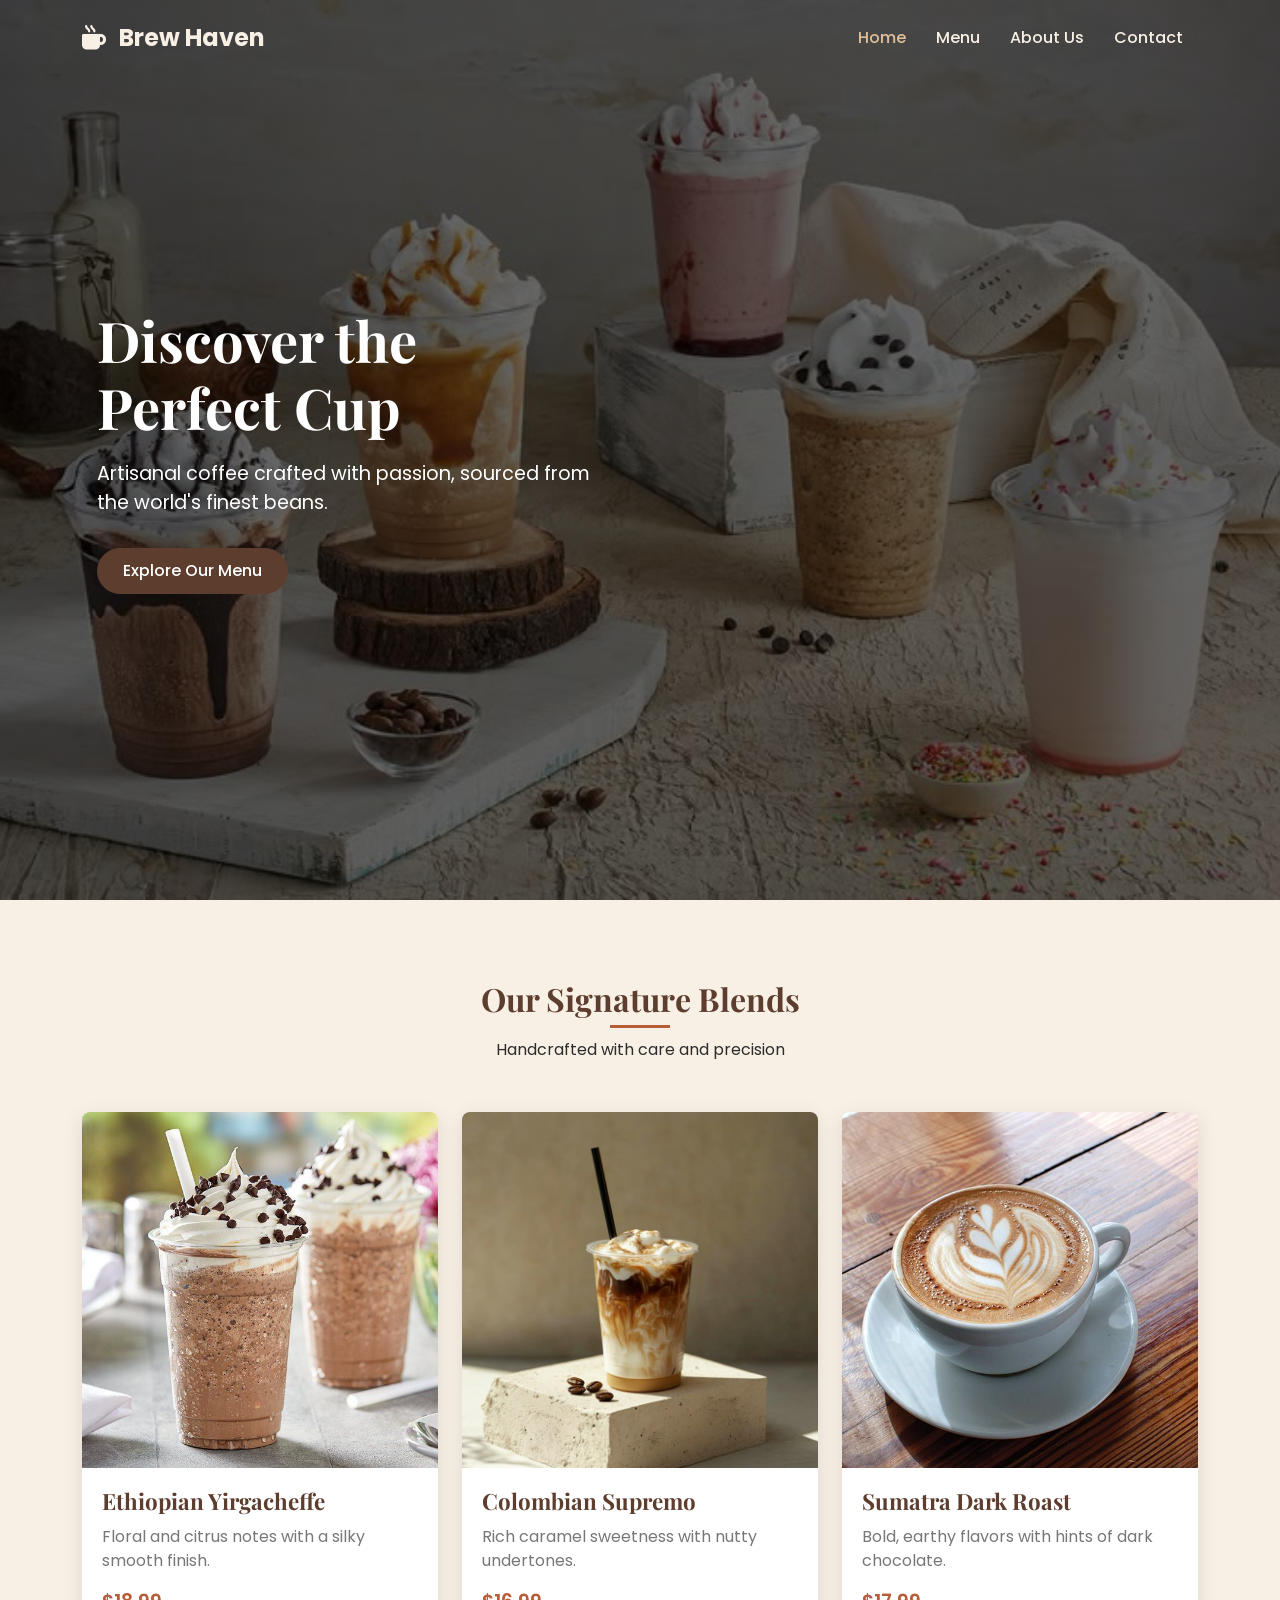
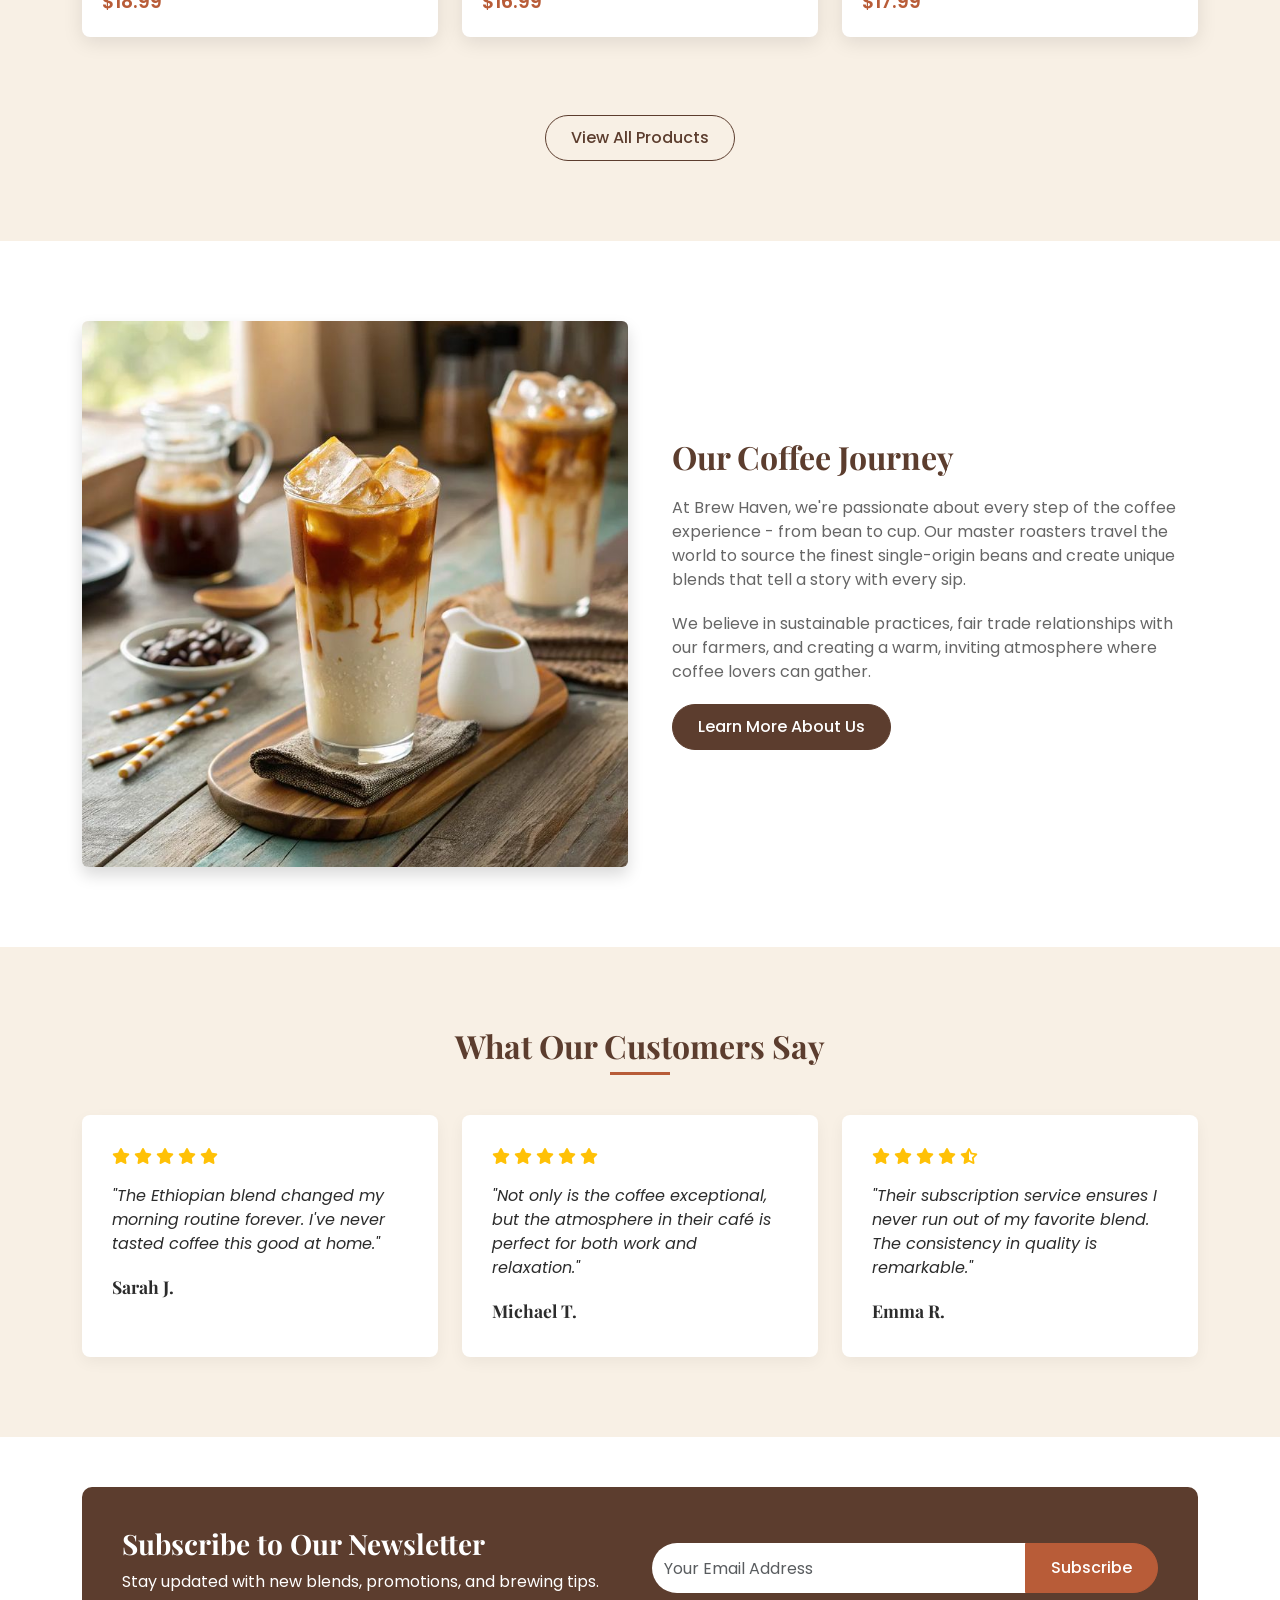
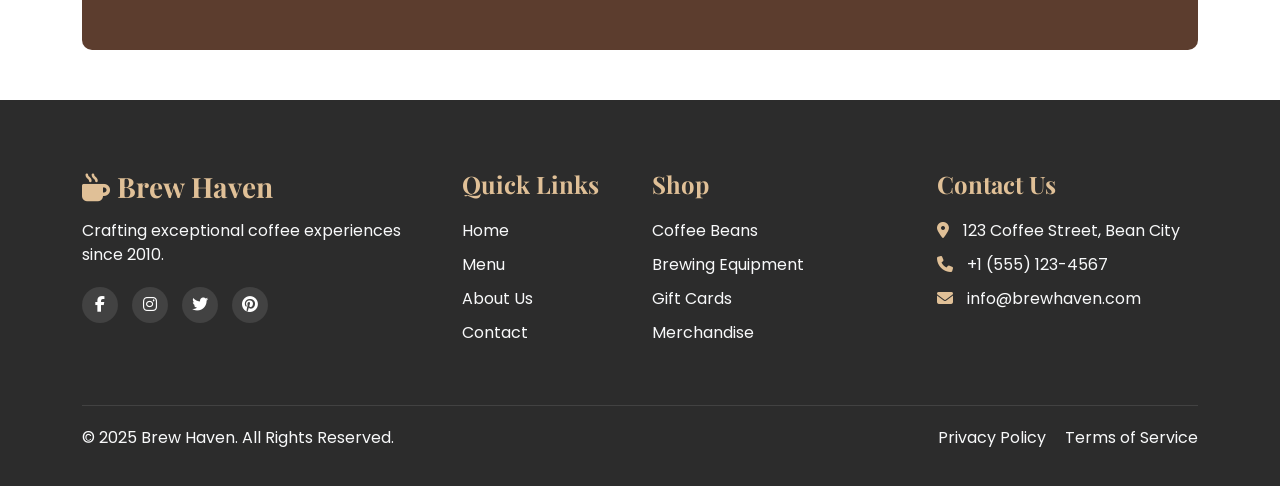
<file: index.html>
<!DOCTYPE html>
<html lang="en">
<head>
    <meta charset="UTF-8">
    <meta name="viewport" content="width=device-width, initial-scale=1.0">
    <title>Brew Haven | Premium Coffee Experience</title>
    <!-- Bootstrap CSS -->
    <link href="https://cdn.jsdelivr.net/npm/bootstrap@5.3.0/dist/css/bootstrap.min.css" rel="stylesheet">
    <!-- Font Awesome -->
    <link rel="stylesheet" href="https://cdnjs.cloudflare.com/ajax/libs/font-awesome/6.4.0/css/all.min.css">
    <!-- Google Fonts -->
    <link href="https://fonts.googleapis.com/css2?family=Poppins:wght@300;400;500;600;700&family=Playfair+Display:wght@400;700&display=swap" rel="stylesheet">
    <!-- Custom CSS -->
    <link rel="stylesheet" href="style.css">
</head>
<body>
    <!-- Navigation -->
    <nav class="navbar navbar-expand-lg navbar-dark fixed-top">
        <div class="container">
            <a class="navbar-brand" href="index.html">
                <i class="fas fa-mug-hot"></i> Brew Haven
            </a>
            
            <button class="navbar-toggler" type="button" data-bs-toggle="collapse" data-bs-target="#navbarNav">
                <span class="navbar-toggler-icon"></span>
            </button>
            <div class="collapse navbar-collapse" id="navbarNav">
                <ul class="navbar-nav ms-auto">
                    <li class="nav-item">
                        <a class="nav-link active" href="index.html">Home</a>
                    </li>
                    <li class="nav-item">
                        <a class="nav-link" href="menu.html">Menu</a>
                    </li>
                    <li class="nav-item">
                        <a class="nav-link" href="about.html">About Us</a>
                    </li>
                    <li class="nav-item">
                        <a class="nav-link" href="contact.html">Contact</a>
                    </li>
                </ul>
            </div>
        </div>
    </nav>

    <!-- Hero Section -->
    <header class="hero">
        <div class="container h-100">
            <div class="row h-100 align-items-center">
                <div class="col-md-6">
                    <div class="hero-text">
                        <h1>Discover the Perfect Cup</h1>
                        <p>Artisanal coffee crafted with passion, sourced from the world's finest beans.</p>
                        <a href="menu.html" class="btn btn-primary">Explore Our Menu</a>
                    </div>
                </div>
            </div>
        </div>
    </header>

    <!-- Featured Products -->
    <section class="featured">
        <div class="container">
            <div class="section-header text-center">
                <h2>Our Signature Blends</h2>
                <p>Handcrafted with care and precision</p>
            </div>
            <div class="row">
                <div class="col-md-4">
                    <div class="featured-item">
                        <div class="featured-img">
                            <img src="coffee 5.jpg" alt="Ethiopian Blend" class="img-fluid">
                        </div>
                        <div class="featured-text">
                            <h3>Ethiopian Yirgacheffe</h3>
                            <p>Floral and citrus notes with a silky smooth finish.</p>
                            <span class="price">$18.99</span>
                        </div>
                    </div>
                </div>

                <div class="col-md-4">
                    <div class="featured-item">
                        <div class="featured-img">
                            <img src="coffee 2.jpg"Colombian Supremo" class="img-fluid">
                        </div>
                        <div class="featured-text">
                            <h3>Colombian Supremo</h3>
                            <p>Rich caramel sweetness with nutty undertones.</p>
                            <span class="price">$16.99</span>
                        </div>
                    </div>
                </div>

                <div class="col-md-4">
                    <div class="featured-item">
                        <div class="featured-img">
                            <img src="coffee 9.jpg" alt="Sumatra Dark Roast" class="img-fluid">
                        </div>
                        <div class="featured-text">
                            <h3>Sumatra Dark Roast</h3>
                            <p>Bold, earthy flavors with hints of dark chocolate.</p>
                            <span class="price">$17.99</span>
                        </div>
                    </div>
                </div>
            </div>
            <div class="text-center mt-5">
                <a href="shop.html" class="btn btn-outline-primary">View All Products</a>
            </div>
        </div>
    </section>

    <!-- About Preview -->
    <section class="about-preview">
        <div class="container">
            <div class="row align-items-center">
                <div class="col-md-6">
                    <img src="hero.jpg" alt="Our Coffee Shop" class="img-fluid rounded shadow">
                </div>
                <div class="col-md-6">
                    <div class="about-text">
                        <h2>Our Coffee Journey</h2>
                        <p>At Brew Haven, we're passionate about every step of the coffee experience - from bean to cup. Our master roasters travel the world to source the finest single-origin beans and create unique blends that tell a story with every sip.</p>
                        <p>We believe in sustainable practices, fair trade relationships with our farmers, and creating a warm, inviting atmosphere where coffee lovers can gather.</p>
                        <a href="about.html" class="btn btn-primary">Learn More About Us</a>
                    </div>
                </div>
            </div>
        </div>
    </section>

    <!-- Testimonials -->
    <section class="testimonials">
        <div class="container">
            <div class="section-header text-center">
                <h2>What Our Customers Say</h2>
            </div>
            <div class="row testimonial-slider">
                <div class="col-md-4">
                    <div class="testimonial-item">
                        <div class="rating">
                            <i class="fas fa-star"></i>
                            <i class="fas fa-star"></i>
                            <i class="fas fa-star"></i>
                            <i class="fas fa-star"></i>
                            <i class="fas fa-star"></i>
                        </div>
                        <p>"The Ethiopian blend changed my morning routine forever. I've never tasted coffee this good at home."</p>
                        <div class="customer">
                            <h4>Sarah J.</h4>
                        </div>
                    </div>
                </div>
                <div class="col-md-4">
                    <div class="testimonial-item">
                        <div class="rating">
                            <i class="fas fa-star"></i>
                            <i class="fas fa-star"></i>
                            <i class="fas fa-star"></i>
                            <i class="fas fa-star"></i>
                            <i class="fas fa-star"></i>
                        </div>
                        <p>"Not only is the coffee exceptional, but the atmosphere in their café is perfect for both work and relaxation."</p>
                        <div class="customer">
                            <h4>Michael T.</h4>
                        </div>
                    </div>
                </div>
                <div class="col-md-4">
                    <div class="testimonial-item">
                        <div class="rating">
                            <i class="fas fa-star"></i>
                            <i class="fas fa-star"></i>
                            <i class="fas fa-star"></i>
                            <i class="fas fa-star"></i>
                            <i class="fas fa-star-half-alt"></i>
                        </div>
                        <p>"Their subscription service ensures I never run out of my favorite blend. The consistency in quality is remarkable."</p>
                        <div class="customer">
                            <h4>Emma R.</h4>
                        </div>
                    </div>
                </div>
            </div>
        </div>
    </section>

    <!-- Newsletter -->
    <section class="newsletter">
        <div class="container">
            <div class="newsletter-inner">
                <div class="row align-items-center">
                    <div class="col-md-6">
                        <h3>Subscribe to Our Newsletter</h3>
                        <p>Stay updated with new blends, promotions, and brewing tips.</p>
                    </div>
                    <div class="col-md-6">
                        <form id="newsletter-form" class="newsletter-form">
                            <div class="input-group">
                                <input type="email" class="form-control" placeholder="Your Email Address" required>
                                <button class="btn btn-primary" type="submit">Subscribe</button>
                            </div>
                        </form>
                    </div>
                </div>
            </div>
        </div>
    </section>

    <!-- Footer -->
    <footer>
        <div class="container">
            <div class="row">
                <div class="col-md-4">
                    <div class="footer-info">
                        <h3><i class="fas fa-mug-hot"></i> Brew Haven</h3>
                        <p>Crafting exceptional coffee experiences since 2010.</p>
                        <div class="social-links">
                            <a href="#"><i class="fab fa-facebook-f"></i></a>
                            <a href="#"><i class="fab fa-instagram"></i></a>
                            <a href="#"><i class="fab fa-twitter"></i></a>
                            <a href="#"><i class="fab fa-pinterest"></i></a>
                        </div>
                    </div>
                </div>
                <div class="col-md-2">
                    <div class="footer-links">
                        <h4>Quick Links</h4>
                        <ul>
                            <li><a href="index.html">Home</a></li>
                            <li><a href="menu.html">Menu</a></li>
                            <li><a href="about.html">About Us</a></li>
                            <li><a href="contact.html">Contact</a></li>
                        </ul>
                    </div>
                </div>
                <div class="col-md-3">
                    <div class="footer-links">
                        <h4>Shop</h4>
                        <ul>
                            <li><a href="shop.html">Coffee Beans</a></li>
                            <li><a href="shop.html">Brewing Equipment</a></li>
                            <li><a href="shop.html">Gift Cards</a></li>
                            <li><a href="shop.html">Merchandise</a></li>
                        </ul>
                    </div>
                </div>
                <div class="col-md-3">
                    <div class="footer-contact">
                        <h4>Contact Us</h4>
                        <p><i class="fas fa-map-marker-alt"></i> 123 Coffee Street, Bean City</p>
                        <p><i class="fas fa-phone"></i> +1 (555) 123-4567</p>
                        <p><i class="fas fa-envelope"></i> info@brewhaven.com</p>
                    </div>
                </div>
            </div>
            <div class="footer-bottom">
                <div class="row">
                    <div class="col-md-6">
                        <p>&copy; 2025 Brew Haven. All Rights Reserved.</p>
                    </div>
                    <div class="col-md-6">
                        <div class="footer-bottom-links text-end">
                            <a href="#">Privacy Policy</a>
                            <a href="#">Terms of Service</a>
                        </div>
                    </div>
                </div>
            </div>
        </div>
    </footer>

    <!-- Bootstrap JS -->
    <script src="https://cdn.jsdelivr.net/npm/bootstrap@5.3.0/dist/js/bootstrap.bundle.min.js"></script>
    <!-- Custom JS -->
    <script src="main.js"></script>
</body>
</html>
</file>
<file: style.css>
/* Global Styles */
:root {
    --primary-color: #5c3d2e;
    --secondary-color: #b85c38;
    --accent-color: #e0c097;
    --light-color: #f8f0e5;
    --dark-color: #2c2c2c;
    --transition: all 0.3s ease;
}

body {
    font-family: 'Poppins', sans-serif;
    color: var(--dark-color);
    background-color: #fff;
    overflow-x: hidden;
}

h1, h2, h3, h4, h5, h6 {
    font-family: 'Playfair Display', serif;
    font-weight: 700;
}

.btn {
    padding: 10px 25px;
    border-radius: 30px;
    font-weight: 500;
    transition: var(--transition);
}

.btn-primary {
    background-color: var(--primary-color);
    border-color: var(--primary-color);
}

.btn-primary:hover {
    background-color: var(--secondary-color);
    border-color: var(--secondary-color);
}

.btn-outline-primary {
    border-color: var(--primary-color);
    color: var(--primary-color);
}

.btn-outline-primary:hover {
    background-color: var(--primary-color);
    color: #fff;
}

section {
    padding: 80px 0;
}

.section-header {
    margin-bottom: 50px;
}

.section-header h2 {
    color: var(--primary-color);
    position: relative;
    margin-bottom: 20px;
}

.section-header h2:after {
    content: '';
    position: absolute;
    bottom: -10px;
    left: 50%;
    transform: translateX(-50%);
    width: 60px;
    height: 3px;
    background-color: var(--secondary-color);
}

/* Navigation */
.navbar {
    background-color: transparent;
    transition: background-color 0.4s ease;
    padding: 15px 0;
}

.navbar.scrolled {
    background-color: rgba(92, 61, 46, 0.95);
    box-shadow: 0 2px 10px rgba(0, 0, 0, 0.1);
    padding: 10px 0;
}

.navbar-dark .navbar-nav .nav-link {
    color: var(--light-color);
    font-weight: 500;
    padding: 0 15px;
    transition: var(--transition);
}

.navbar-dark .navbar-nav .nav-link:hover,
.navbar-dark .navbar-nav .nav-link.active {
    color: var(--accent-color);
}

.navbar-brand {
    font-weight: 700;
    font-size: 24px;
    color: var(--light-color);
}

.navbar-brand i {
    margin-right: 8px;
}

/* Hero Section */
.hero {
    height: 100vh;
    min-height: 600px;
    background: linear-gradient(rgba(0, 0, 0, 0.6), rgba(0, 0, 0, 0.6)), url('coffee\ 4.jpg') center/cover no-repeat;
    color: #fff;
    position: relative;
}

.hero-text {
    padding: 0 15px;
}

.hero h1 {
    font-size: 3.5rem;
    margin-bottom: 20px;
}

.hero p {
    font-size: 1.2rem;
    margin-bottom: 30px;
    max-width: 500px;
}

/* Featured Products */
.featured {
    background-color: var(--light-color);
}

.featured-item {
    background-color: #fff;
    border-radius: 8px;
    overflow: hidden;
    box-shadow: 0 5px 20px rgba(0, 0, 0, 0.1);
    margin-bottom: 30px;
    transition: var(--transition);
}

.featured-item:hover {
    transform: translateY(-10px);
    box-shadow: 0 10px 30px rgba(0, 0, 0, 0.15);
}

.featured-img {
    position: relative;
    overflow: hidden;
}

.featured-img img {
    width: 100%;
    height: auto;
    transition: transform 0.5s ease;
}

.featured-item:hover .featured-img img {
    transform: scale(1.1);
}

.featured-text {
    padding: 20px;
}

.featured-text h3 {
    font-size: 1.4rem;
    margin-bottom: 10px;
    color: var(--primary-color);
}

.featured-text p {
    margin-bottom: 15px;
    color: #777;
}

.featured-text .price {
    font-weight: 600;
    font-size: 1.2rem;
    color: var(--secondary-color);
}

/* About Preview */
.about-preview {
    background-color: #fff;
}

.about-text {
    padding: 0 20px;
}

.about-text h2 {
    color: var(--primary-color);
    margin-bottom: 20px;
}

.about-text p {
    margin-bottom: 20px;
    color: #666;
}

/* Testimonials */
.testimonials {
    background-color: var(--light-color);
}

.testimonial-item {
    background-color: #fff;
    padding: 30px;
    border-radius: 8px;
    box-shadow: 0 5px 15px rgba(0, 0, 0, 0.05);
    height: 100%;
}

.testimonial-item .rating {
    color: #ffc107;
    margin-bottom: 15px;
}

.testimonial-item p {
    font-style: italic;
    margin-bottom: 20px;
}

.customer h4 {
    font-size: 1.1rem;
    margin-bottom: 5px;
}

/* Newsletter */
.newsletter {
    padding: 50px 0;
    background-color: #fff;
}

.newsletter-inner {
    background-color: var(--primary-color);
    padding: 40px;
    border-radius: 10px;
    color: #fff;
}

.newsletter h3 {
    margin-bottom: 10px;
}

.newsletter-form .form-control {
    height: 50px;
    border: none;
    border-radius: 25px 0 0 25px;
}

.newsletter-form .btn {
    border-radius: 0 25px 25px 0;
    background-color: var(--secondary-color);
    border-color: var(--secondary-color);
}

/* Footer */
footer {
    background-color: var(--dark-color);
    color: #f8f9fa;
    padding: 70px 0 20px;
}

.footer-info h3 {
    margin-bottom: 15px;
    color: var(--accent-color);
}

.footer-info p {
    margin-bottom: 20px;
}

.social-links a {
    display: inline-block;
    width: 36px;
    height: 36px;
    background-color: rgba(255, 255, 255, 0.1);
    color: #fff;
    border-radius: 50%;
    text-align: center;
    line-height: 36px;
    margin-right: 10px;
    transition: var(--transition);
}

.social-links a:hover {
    background-color: var(--secondary-color);
}

.footer-links h4, .footer-contact h4 {
    margin-bottom: 20px;
    color: var(--accent-color);
}

.footer-links ul {
    list-style: none;
    padding: 0;
    margin: 0;
}

.footer-links ul li {
    margin-bottom: 10px;
}

.footer-links ul li a {
    color: #f8f9fa;
    text-decoration: none;
    transition: var(--transition);
}

.footer-links ul li a:hover {
    color: var(--accent-color);
    padding-left: 5px;
}

.footer-contact p {
    margin-bottom: 10px;
}

.footer-contact i {
    margin-right: 10px;
    color: var(--accent-color);
}

.footer-bottom {
    border-top: 1px solid rgba(255, 255, 255, 0.1);
    margin-top: 50px;
    padding-top: 20px;
}

.footer-bottom-links a {
    color: #f8f9fa;
    text-decoration: none;
    margin-left: 15px;
    transition: var(--transition);
}

.footer-bottom-links a:hover {
    color: var(--accent-color);
}

/* Media Queries */
@media (max-width: 991px) {
    .hero h1 {
        font-size: 2.8rem;
    }
    
    section {
        padding: 60px 0;
    }
}

@media (max-width: 767px) {
    .hero {
        text-align: center;
    }
    
    .hero-text {
        padding-top: 80px;
    }
    
    .hero h1 {
        font-size: 2.2rem;
    }
    
    .about-text {
        margin-top: 30px;
        text-align: center;
    }
    
    .newsletter-inner {
        text-align: center;
    }
    
    .newsletter-form {
        margin-top: 20px;
    }
    
    .footer-info, .footer-links, .footer-contact {
        margin-bottom: 30px;
        text-align: center;
    }
    
    .footer-bottom {
        text-align: center;
    }
    
    .footer-bottom-links {
        text-align: center !important;
        margin-top: 15px;
    }
}
/* Menu Page Styles */
.page-header {
    background: linear-gradient(rgba(0, 0, 0, 0.7), rgba(0, 0, 0, 0.7)), url('coffee\ 8.jpg') center/cover no-repeat;
    padding: 120px 0 60px;
    color: #fff;
    text-align: center;
}

.page-header h1 {
    font-size: 3rem;
    margin-bottom: 15px;
}

.breadcrumb {
    display: inline-flex;
    background-color: transparent;
    margin-bottom: 0;
}

.breadcrumb-item, .breadcrumb-item a {
    color: #e0c097;
    text-decoration: none;
}

.breadcrumb-item + .breadcrumb-item::before {
    color: #fff;
}

.breadcrumb-item.active {
    color: #fff;
}

/* Menu Navigation */
.menu-nav {
    margin-bottom: 40px;
}

.nav-pills {
    justify-content: center;
}

.nav-pills .nav-link {
    color: #5c3d2e;
    font-weight: 500;
    border-radius: 30px;
    padding: 10px 25px;
    margin: 0 5px;
    transition: all 0.3s ease;
}

.nav-pills .nav-link.active {
    background-color: #5c3d2e;
    color: #fff;
}

.nav-pills .nav-link:hover:not(.active) {
    background-color: rgba(92, 61, 46, 0.1);
}

/* Menu Sections */
.menu-section {
    margin-bottom: 50px;
}

.menu-section h2 {
    color: #5c3d2e;
    position: relative;
    margin-bottom: 15px;
    font-size: 2.2rem;
}

.category-description {
    color: #666;
    max-width: 700px;
    margin: 0 auto 30px;
    text-align: center;
}

.menu-items {
    max-width: 900px;
    margin: 0 auto;
}

.menu-item {
    display: flex;
    justify-content: space-between;
    align-items: flex-start;
    margin-bottom: 30px;
    padding-bottom: 20px;
    border-bottom: 1px dashed #e0c097;
}

.menu-item:last-child {
    border-bottom: none;
}

.menu-item-info {
    flex: 1;
}

.menu-item-info h3 {
    color: #5c3d2e;
    margin-bottom: 8px;
    font-size: 1.4rem;
}

.menu-item-info p {
    color: #666;
    margin-bottom: 0;
}

.menu-item-price {
    min-width: 120px;
    text-align: right;
    color: #b85c38;
    font-weight: 600;
    font-size: 1.1rem;
}

/* Featured Items */
.menu-item.featured {
    background-color: rgba(224, 192, 151, 0.1);
    padding: 20px;
    border-radius: 8px;
    border-left: 3px solid #b85c38;
    border-bottom: none;
}

.menu-item.featured h3::after {
    content: "★ Featured";
    font-size: 0.8rem;
    background-color: #b85c38;
    color: #fff;
    padding: 3px 8px;
    border-radius: 15px;
    margin-left: 10px;
    position: relative;
    top: -3px;
}

/* Info Cards */
.menu-info {
    background-color: #f8f0e5;
    padding: 60px 0;
}

.info-card {
    background-color: #fff;
    padding: 30px;
    text-align: center;
    border-radius: 8px;
    box-shadow: 0 5px 15px rgba(0, 0, 0, 0.05);
    height: 100%;
    transition: all 0.3s ease;
}

.info-card:hover {
    transform: translateY(-5px);
    box-shadow: 0 10px 25px rgba(0, 0, 0, 0.1);
}

.info-card i {
    font-size: 2.5rem;
    color: #5c3d2e;
    margin-bottom: 20px;
}

.info-card h3 {
    color: #5c3d2e;
    margin-bottom: 15px;
}

.info-card p {
    color: #666;
    margin-bottom: 0;
}

/* Media Queries */
@media (max-width: 767px) {
    .page-header {
        padding: 100px 0 40px;
    }
    
    .page-header h1 {
        font-size: 2.2rem;
    }
    
    .menu-item {
        flex-direction: column;
    }
    
    .menu-item-price {
        margin-top: 10px;
        text-align: left;
    }
    
    .nav-pills .nav-link {
        margin-bottom: 10px;
    }
    
    .info-card {
        margin-bottom: 20px;
    }
}
</file>
